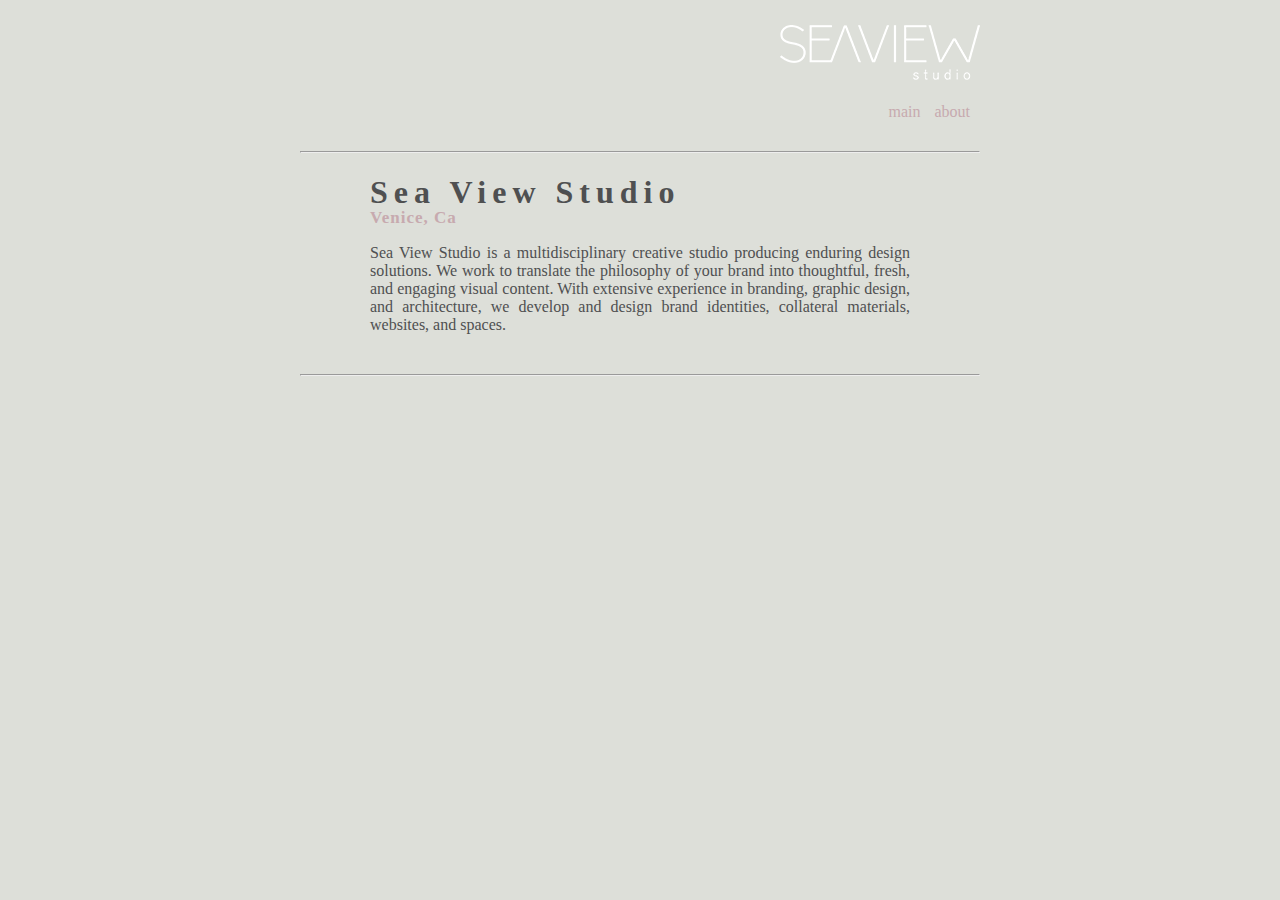
<file: BR - HW - WEEK01/index.html>
<!DOCTYPE html>
<head>
	<link rel="stylesheet" href="style.css">
	<title> MAIN </title>	
</head>
<body>
	<header>
		<img src="seaviewlogo.png">
			<nav>
					<ul>
						<li><a href="index.html">main<a/></li>
						<li><a href="about.html">about<a/></li>
					</ul>

			</nav>
	</header>
	<hr/>
	<h1>Sea View Studio</h1>
	<h2>Venice, Ca</h2> 
	<p> Sea View Studio is a multidisciplinary creative studio producing enduring design solutions. We work to translate the philosophy of your brand into thoughtful, fresh, and engaging visual content. With extensive experience in branding, graphic design, and architecture, we develop and design brand identities, collateral materials, websites, and spaces.
	<hr/>
	
</body>
</file>
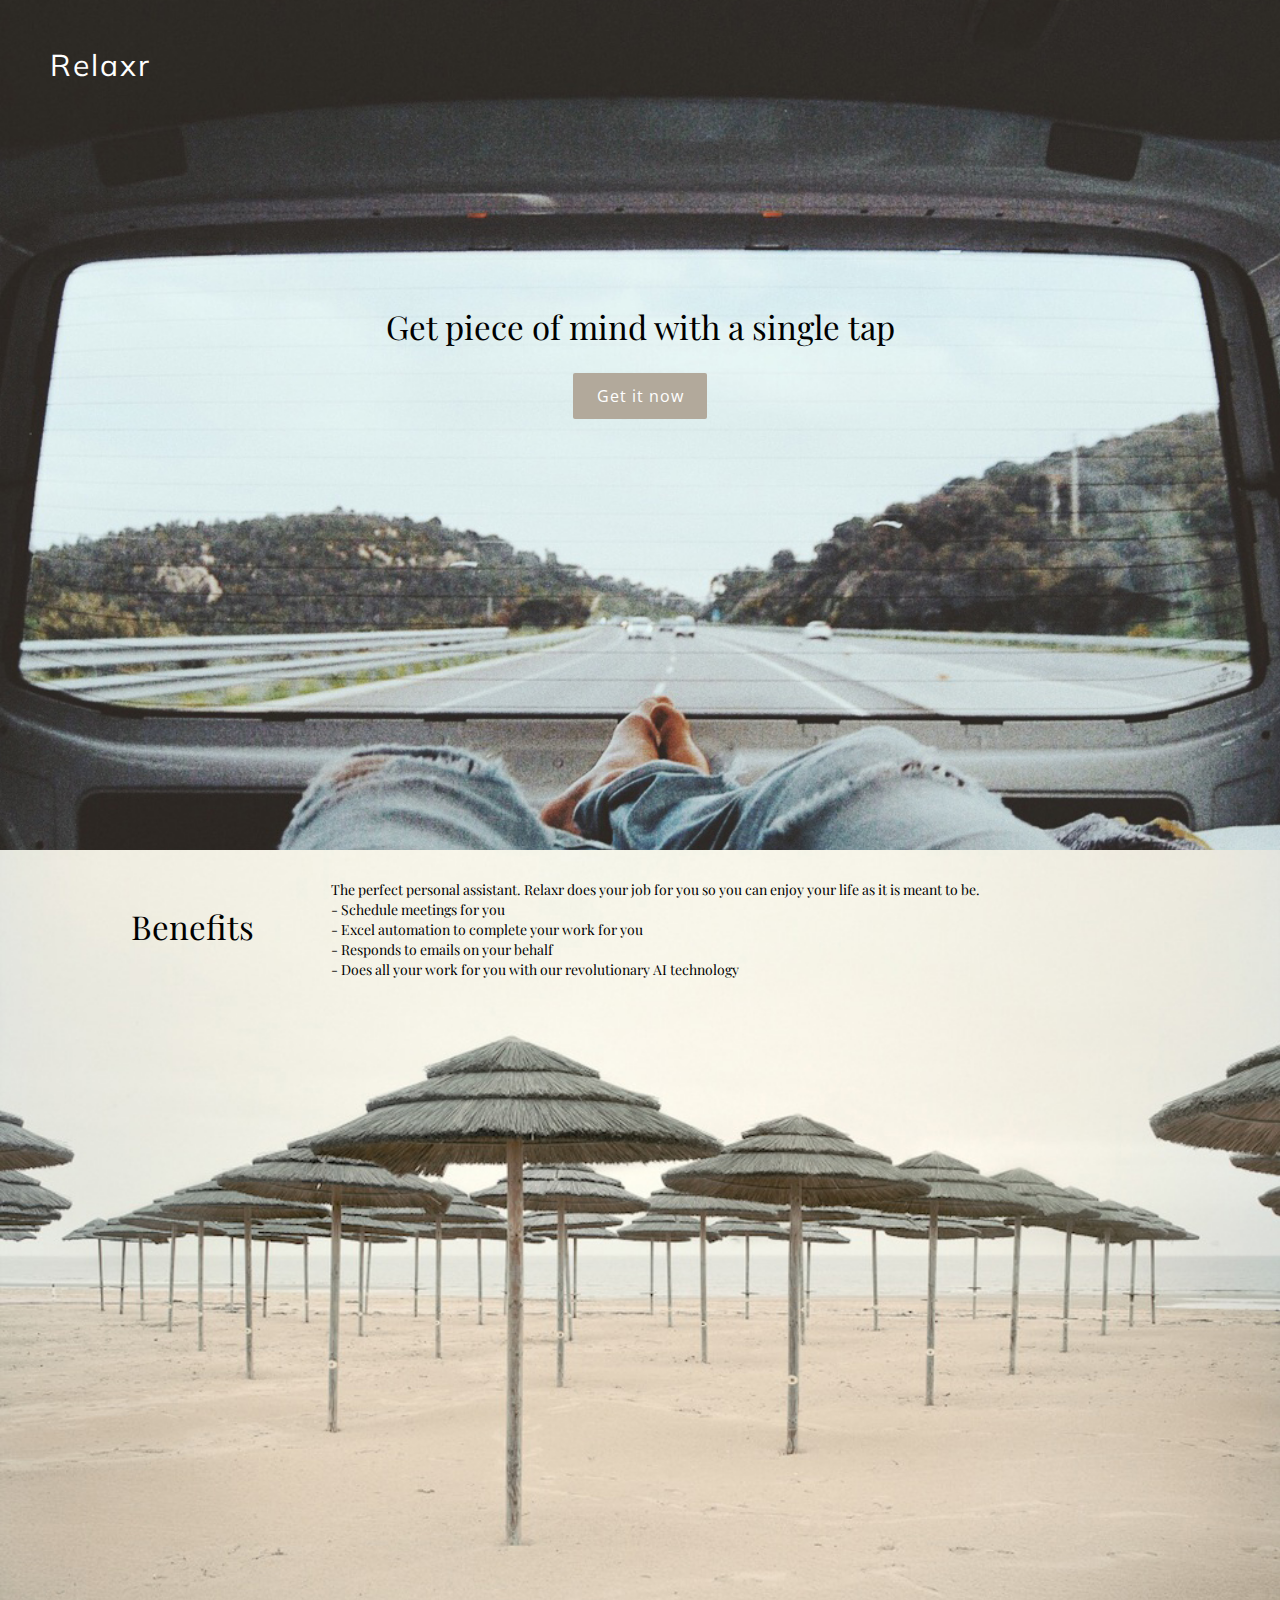
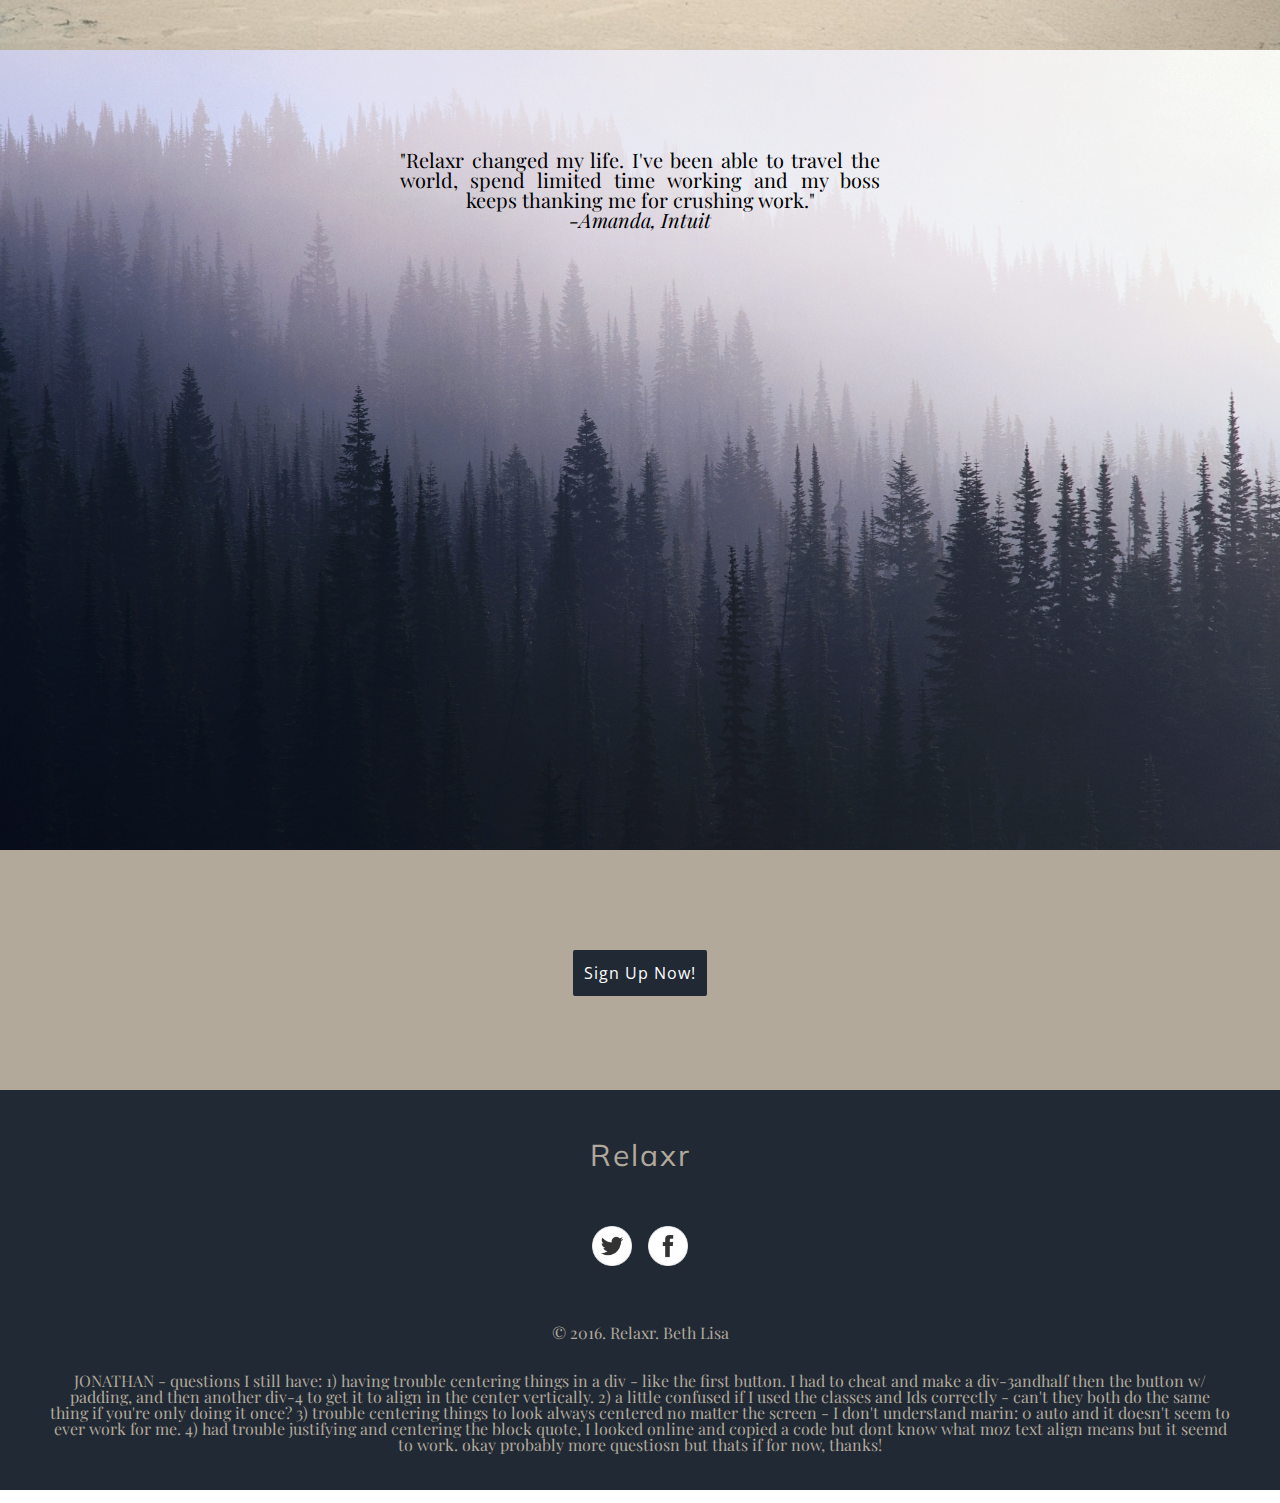
<file: BR-HW-WEEK02/index.html>
<!DOCTYPE html>
<html lang="en">
	<head>
    	<link href="https://fonts.googleapis.com/css?family=Lora|Muli|Open+Sans+Condensed:300|Playfair+Display" rel="stylesheet">
    	<meta name="description" content="Your description goes here">
    	<meta name="keywords" content="one, two, three">

		<title>Relaxr App</title>

		<!-- external CSS link -->
		<link rel="stylesheet" href="css/reset.css">
		<link rel="stylesheet" href="css/style.css">
		<link href="https://fonts.googleapis.com/css?family=Lora" rel="stylesheet">

	</head>
	<body>
		<header>
			<div id=container>
				<p class="logo"> 
				Relaxr </p>
				<h2> Get piece of mind with a single tap</h2>
				<p class="button"> Get it now </p>
			</div>
		</header>
			<div id=container2>
				<div id=list>
					<p>The perfect personal assistant. Relaxr does your job for you so you can enjoy your life as it is meant to be.</p>
					<ul >
						<li> -  Schedule meetings for you</li>
						<li> -  Excel automation to complete your work for you</li>
						<li> -  Responds to emails on your behalf</li>
						<li> -  Does all your work for you with our revolutionary AI technology</li>
					</ul>
				</div>
				<h1> Benefits </h1>
			</div>
			<div id=container3>
				<p class="quote">"Relaxr changed my life. I've been able to travel the world, spend limited time working and my boss  keeps thanking me for crushing work." <br> <em>-Amanda, Intuit</em></p>
			</div>
			<div id=container3andhalf>
			</div>
			<div id=container4>
				<p class="colorButton" > Sign Up Now! </p>
			</div>
		<footer>
			<div id=container5>
				<p class="logo yellow"> Relaxr </p>
				<div id=socialMedia> 
					<img src ="./images/twitter.png" width=40px height=40px>
					<img src ="./images/facebook.png" width=40px height=40px>
				</div>
				<h3 class= "yellow" >&copy; 2016. Relaxr. Beth Lisa <br> <br> <br>
				JONATHAN - questions I still have: 1) having trouble centering things in a div - like the first button. I had to cheat and make a div-3andhalf then the button w/ padding, and then another div-4 to get it to align in the center vertically. 2) a little confused if I used the classes and Ids correctly - can't they both do the same thing if you're only doing it once? 3) trouble centering things to look always centered no matter the screen - I don't understand marin: 0 auto and it doesn't seem to ever work for me. 4) had trouble justifying and centering the block quote, I looked online and copied a code but dont know what moz text align means but it seemd to work. okay probably more questiosn but thats if for now, thanks!</h3>

			</div>
		</footer>
	</body>
</html>
</file>
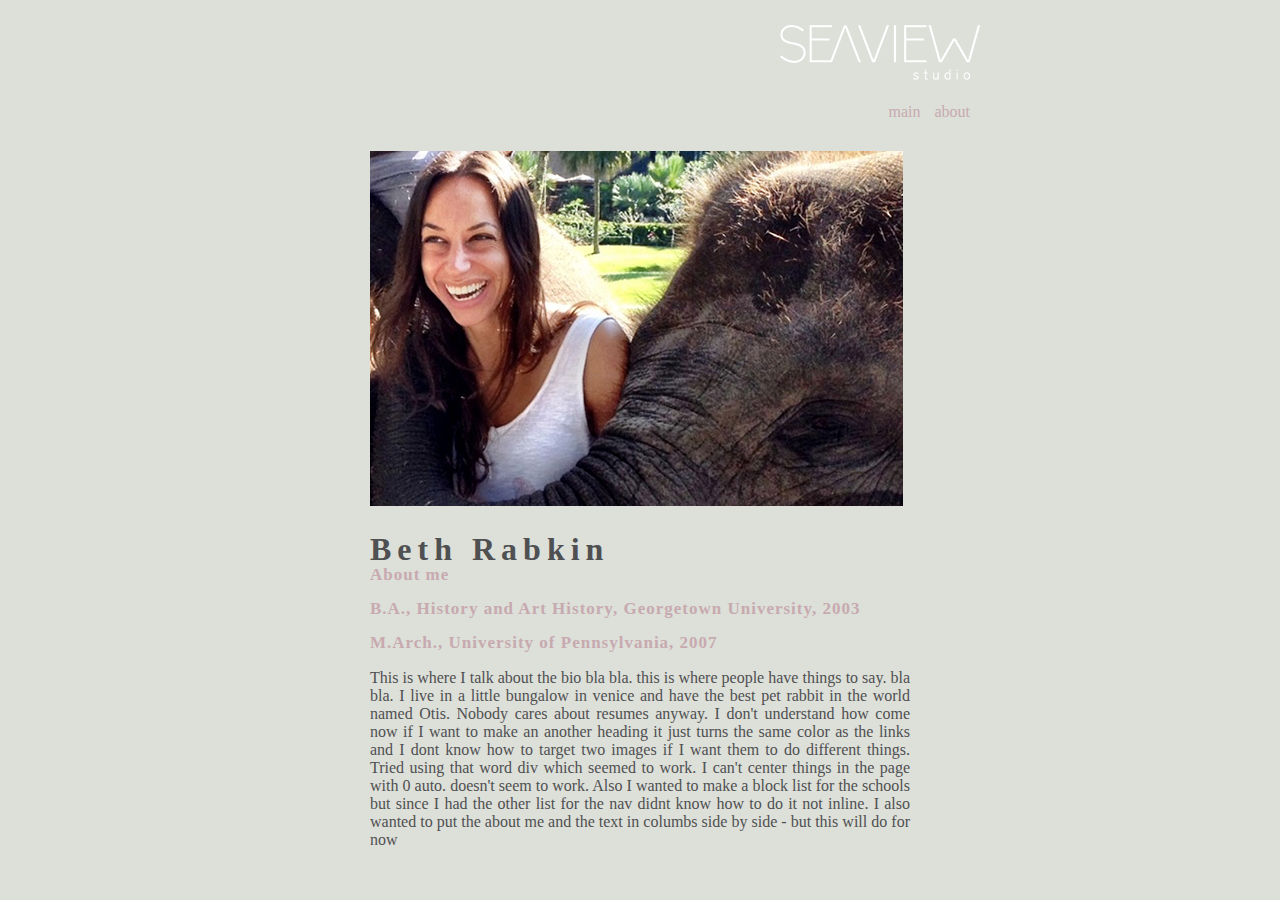
<file: BR - HW - WEEK01/about.html>
<!DOCTYPE html>
<head>
	<link rel="stylesheet" href="style.css">
	<title> ABOUT </title>
</head>
<body>
<header>
<img src="seaviewlogo.png">
<ul>
		<li><a href="index.html">main<a/></li>
		<li><a href="about.html">about<a/></li>
</ul>

</header>

<div>
	<img src="beth_profile.jpg">
</div>

	<h1>Beth Rabkin</h1>
	<h2>About me</h2>
	<h2>B.A., History and Art History, Georgetown University, 2003</h2>
	<h2>M.Arch., University of Pennsylvania, 2007</h2>
	<p> This is where I talk about the bio bla bla. this is where people have things to say. bla bla. I live in a little bungalow in venice and have the best pet rabbit in the world named Otis. Nobody cares about resumes anyway. I don't understand how come now if I want to make an another heading it just turns the same color as the links and I dont know how to target two images if I want them to do different things. Tried using that word div which seemed to work. I can't center things in the page with 0 auto. doesn't seem to work. Also I wanted to make a block list for the schools but since I had the other list for the nav didnt know how to do it not inline. I also wanted to put the about me and the text in columbs side by side - but this will do for now</p> 
	
</body>
</file>
<file: BR - HW - WEEK01/style.css>
a:link {
	text-decoration: none;
}

body {
	background-color: #dddfd9;
	font-family: Brandon Grotesque;
	margin: 25px 300px 0px 300px;
}
h3 {
	font-family: Brandon Grotesque;
	color: black;
}

li {
      display: inline;
      padding: 5px 10px 0px 0px;
      text-align: right;
}

a {
	color: #c7aaaf;
}
a:hover {
	color: white;
    }

header {
 	text-align: right;
 	margin: 0px 0px 30px 0px;
 }
h1 {
	font-family: FreightBig Pro;
	letter-spacing: 6px;
	margin-left: 70px;
	margin-bottom: -18px;
	color: #4f5051;
}
p {
	margin-left: 70px;
	margin-right:70px;
	margin-bottom: 40px;
	text-align: justify;
	color: #4f5051;
}
h2 {
	color: #c7aaaf;
	font-family: FreightBig Pro;
	font-size: 17px;
	letter-spacing: 1px;
	margin-left: 70px;

}
div {
	margin-left: 70px;
}
</file>
<file: BR-HW-WEEK02/css/style.css>
/*
Project Name: HOMEWORK 2
Client: Relaxr
Author: Beth Rabkin
Developer @GA in Santa Monica

/******************************************
/* LAYOUT
/*******************************************/


#container {
  width: 100%;
  margin-left: auto;
  margin-right: auto;
  height: 850px;
  background-image: url(../images/realxr_car.jpg);
  background-repeat: no-repeat;
  background-position: center;
  background-size: auto;
  background-attachment: fixed;
  background-size: cover;

}

#container2 {
  width: 100%;
  margin-left: auto;
  margin-right: auto;
  height: 800px;
  background-image: url(../images/realxr_surf.jpg);
  background-repeat: no-repeat;
  background-position: center;
  background-attachment: scroll;
  background-size: cover;
}

#container3 {
width: 100%;
  margin-left: auto;
  margin-right: auto;
  height: 800px;
  background-image: url(../images/realxr_island.jpg);
  background-repeat: no-repeat;
  background-position: center;
  background-attachment: scroll;
  background-size: cover;
}
#container3andhalf {
width: 100%;
  margin-left: auto;
  margin-right: auto;
  height: 100px;
  background-color: #b2a99b;
}

#container4 {
width: 100%;
  margin-left: auto;
  margin-right: auto;
  height: 140px;
  background-color: #b2a99b;
}

#container5 {
width: 100%;
  margin-left: auto;
  margin-right: auto;
  height: 400px;
  background-color: #212935;
}

#list {
  float: right;
  font-family: 'Playfair Display', serif;
  font-size: 14px;
  margin-top: 30px;
  line-height: 20px;
  padding-right: 250px;
  margin-right: 50px;
}

#socialMedia {
  text-align: center;
}

img {
  padding: 6px;
}

h1 {
font-family: 'Playfair Display', serif;
font-size: 33px;
margin-left: auto;
width: 200px;
float: right;
padding-top: 60px;
}

h2 {
text-align: center;
font-family: 'Playfair Display', serif;
font-size: 33px;
padding:180px 0px 30px 0px;
}

h3 {
  color:white;
  padding:50px;
  font-family: 'Playfair Display', serif;
}

em {
  font-style: italic
}

.logo {
color: white;
text-align: left;
padding: 50px;
font-family: 'Muli', sans-serif;
font-size: 30px;
letter-spacing: 2px;
}

.yellow {
  color: #b2a99b;
  text-align:center;
}

.quote {
  font-family: 'Playfair Display', serif;
  font-size: 20px;
  text-align: justify;
  padding: 100px 400px;
  margin: auto;
   -moz-text-align-last: center;
    text-align-last: center;
}

.button {
    background-color: #b2a99b;
    border: none;
    color: white;
    padding: 15px 3px;
    text-align: center;
    font-size: 16px;
    width: 10%;
    margin: auto;
    font-family: 'Open Sans Condensed', sans-serif;
    letter-spacing: 1px;
    border-radius:2px;
}

.colorButton {
  background-color: #212935;
    border: none;
    color: white;
    padding: 15px 3px;
    text-align: center;
    font-size: 16px;
    width: 10%;
    margin: auto;
    font-family: 'Open Sans Condensed', sans-serif;
    letter-spacing: 1px;
    border-radius:2px;
}



/******************************************
/* ADDITIONAL STYLES
/*******************************************/
</file>
